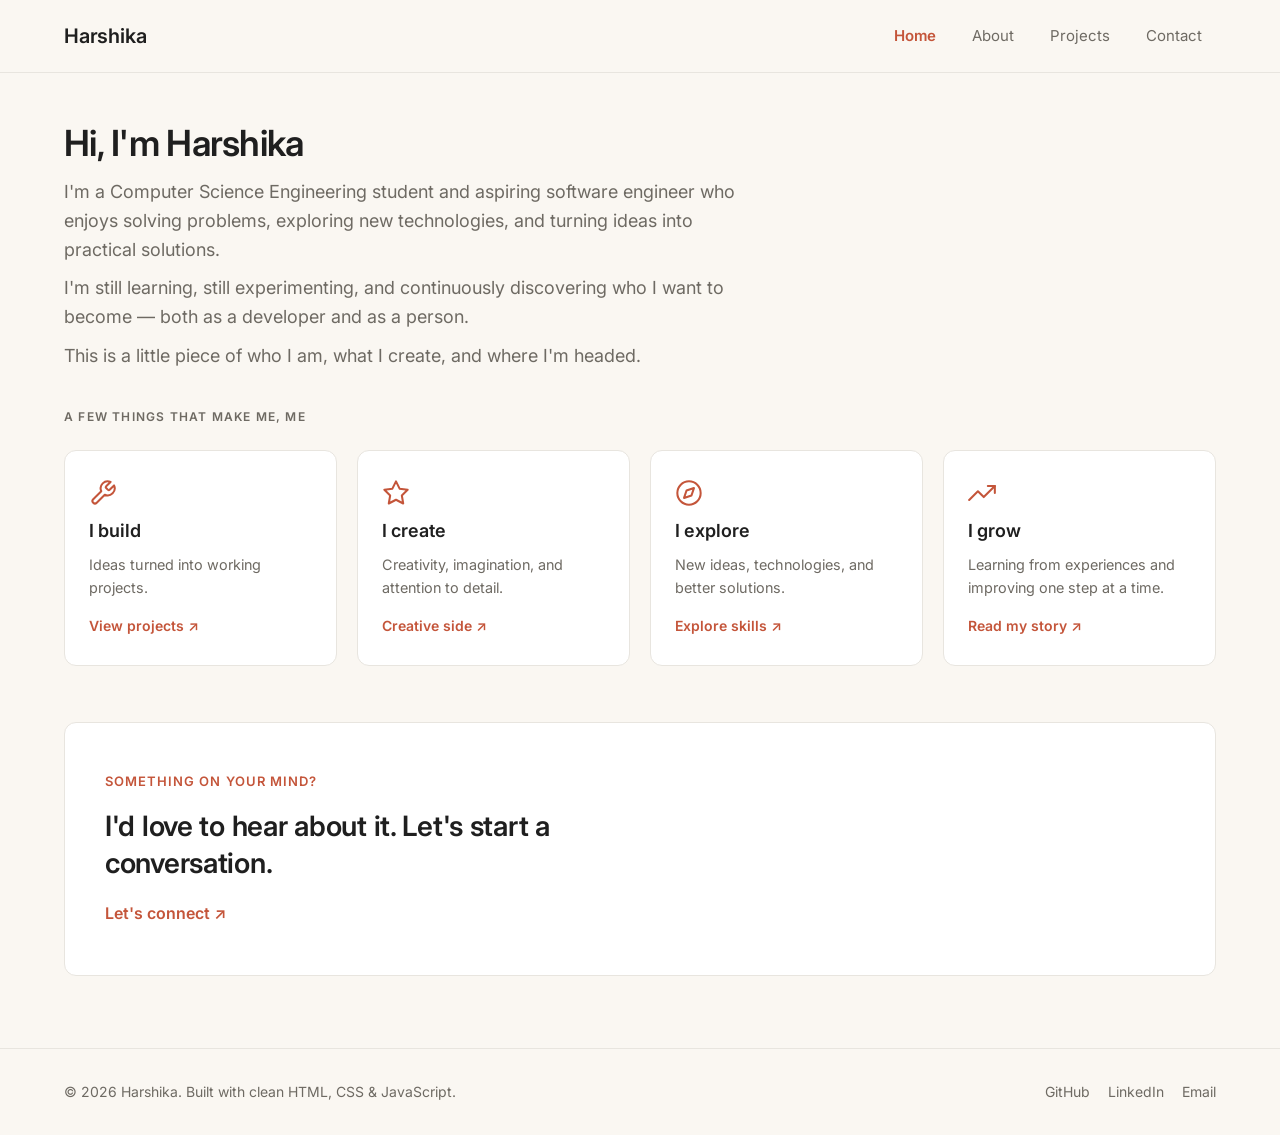
<file: index.html>
<!DOCTYPE html>
<html lang="en">
<head>
  <meta charset="UTF-8">
  <meta name="viewport" content="width=device-width, initial-scale=1.0">
  <title>Harshika — Portfolio</title>
  <meta name="description" content="Personal portfolio of Harshika, B.E. Computer Science student at Chitkara University, backend and full-stack developer from Bagha Purana, Punjab.">
  <link rel="stylesheet" href="css/style.css">
</head>
<body>

  <!-- Skip to main content (keyboard accessibility) -->
  <a href="#main-content" class="skip-link">Skip to main content</a>

  <!-- Shared Header -->
  <header class="site-header" role="banner">
    <div class="container nav-wrapper">
      <a href="index.html" class="brand" aria-label="Harshika Home">Harshika</a>
      <button class="mobile-menu-btn" aria-label="Toggle navigation menu" aria-expanded="false">Menu</button>
      <nav aria-label="Primary navigation">
        <ul class="nav-links">
          <li><a href="index.html" class="nav-link active" aria-current="page">Home</a></li>
          <li><a href="about.html" class="nav-link">About</a></li>
          <li><a href="projects.html" class="nav-link">Projects</a></li>
          <li><a href="contact.html" class="nav-link">Contact</a></li>
        </ul>
      </nav>
    </div>
  </header>

  <main id="main-content" tabindex="-1">
    <div class="container">

      <!-- Intro -->
      <section class="page-intro" aria-labelledby="intro-heading">
        <h1 id="intro-heading">Hi, I'm Harshika</h1>
        <p class="lead">
          I'm a Computer Science Engineering student and aspiring software engineer who enjoys solving problems, exploring new technologies, and turning ideas into practical solutions.
        </p>
        <p class="lead" style="margin-top: 10px;">
          I'm still learning, still experimenting, and continuously discovering who I want to become — both as a developer and as a person.
        </p>
        <p class="lead" style="margin-top: 10px;">
          This is a little piece of who I am, what I create, and where I'm headed.
        </p>
      </section>

      <!-- "A Few Things That Make Me, Me" -->
      <section class="things-section" aria-labelledby="things-heading">
        <p class="section-eyebrow" id="things-heading">A FEW THINGS THAT MAKE ME, ME</p>
        <div class="things-grid">

          <a href="projects.html" class="thing-card" aria-label="I build — View projects">
            <div class="thing-icon" aria-hidden="true">
              <!-- Wrench / build icon -->
              <svg width="28" height="28" viewBox="0 0 24 24" fill="none" stroke="currentColor" stroke-width="1.75" stroke-linecap="round" stroke-linejoin="round" aria-hidden="true">
                <path d="M14.7 6.3a1 1 0 0 0 0 1.4l1.6 1.6a1 1 0 0 0 1.4 0l3.77-3.77a6 6 0 0 1-7.94 7.94l-6.91 6.91a2.12 2.12 0 0 1-3-3l6.91-6.91a6 6 0 0 1 7.94-7.94l-3.76 3.76z"/>
              </svg>
            </div>
            <h2 class="thing-title">I build</h2>
            <p class="thing-desc">Ideas turned into working projects.</p>
            <span class="thing-link">View projects ↗</span>
          </a>

          <a href="about.html#interests" class="thing-card" aria-label="I create — View creative side">
            <div class="thing-icon" aria-hidden="true">
              <!-- Sparkles / create icon -->
              <svg width="28" height="28" viewBox="0 0 24 24" fill="none" stroke="currentColor" stroke-width="1.75" stroke-linecap="round" stroke-linejoin="round" aria-hidden="true">
                <path d="M12 2l3.09 6.26L22 9.27l-5 4.87 1.18 6.88L12 17.77l-6.18 3.25L7 14.14 2 9.27l6.91-1.01L12 2z"/>
              </svg>
            </div>
            <h2 class="thing-title">I create</h2>
            <p class="thing-desc">Creativity, imagination, and attention to detail.</p>
            <span class="thing-link">Creative side ↗</span>
          </a>

          <a href="about.html#skills" class="thing-card" aria-label="I explore — Explore technical skills">
            <div class="thing-icon" aria-hidden="true">
              <!-- Compass / explore icon -->
              <svg width="28" height="28" viewBox="0 0 24 24" fill="none" stroke="currentColor" stroke-width="1.75" stroke-linecap="round" stroke-linejoin="round" aria-hidden="true">
                <circle cx="12" cy="12" r="10"/>
                <polygon points="16.24 7.76 14.12 14.12 7.76 16.24 9.88 9.88 16.24 7.76"/>
              </svg>
            </div>
            <h2 class="thing-title">I explore</h2>
            <p class="thing-desc">New ideas, technologies, and better solutions.</p>
            <span class="thing-link">Explore skills ↗</span>
          </a>

          <a href="about.html" class="thing-card" aria-label="I grow — Read my story">
            <div class="thing-icon" aria-hidden="true">
              <!-- Trending up / grow icon -->
              <svg width="28" height="28" viewBox="0 0 24 24" fill="none" stroke="currentColor" stroke-width="1.75" stroke-linecap="round" stroke-linejoin="round" aria-hidden="true">
                <polyline points="23 6 13.5 15.5 8.5 10.5 1 18"/>
                <polyline points="17 6 23 6 23 12"/>
              </svg>
            </div>
            <h2 class="thing-title">I grow</h2>
            <p class="thing-desc">Learning from experiences and improving one step at a time.</p>
            <span class="thing-link">Read my story ↗</span>
          </a>

        </div>
      </section>

      <!-- Let's Connect -->
      <section class="home-connect-section" aria-labelledby="connect-heading">
        <div class="home-connect-card">
          <p class="home-connect-eyebrow">Something on your mind?</p>
          <h2 class="home-connect-title" id="connect-heading">I'd love to hear about it. Let's start a conversation.</h2>
          <a href="contact.html" class="home-connect-link">Let's connect ↗</a>
        </div>
      </section>

    </div>
  </main>

  <!-- Shared Footer -->
  <footer class="site-footer" role="contentinfo">
    <div class="container footer-content">
      <p>© 2026 Harshika. Built with clean HTML, CSS &amp; JavaScript.</p>
      <ul class="footer-links">
        <li><a href="https://github.com/Harshika2004" target="_blank" rel="noopener noreferrer">GitHub</a></li>
        <li><a href="https://www.linkedin.com/in/harshika-57a366292/" target="_blank" rel="noopener noreferrer">LinkedIn</a></li>
        <li><a href="mailto:harshika0525@gmail.com">Email</a></li>
      </ul>
    </div>
  </footer>

  <script src="js/script.js"></script>
</body>
</html>
</file>
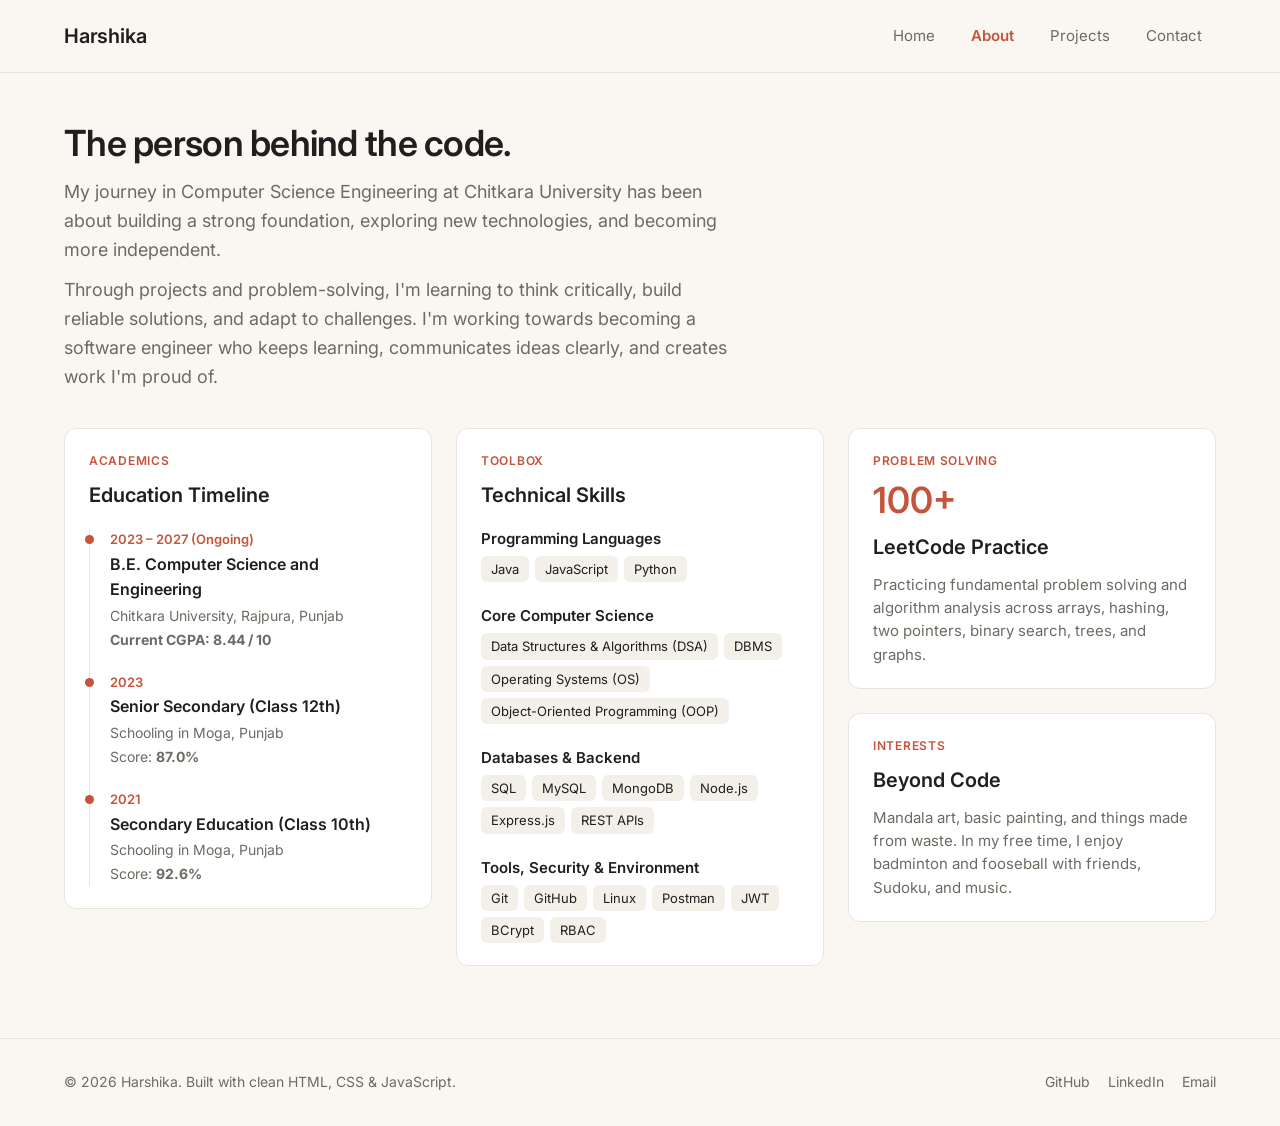
<file: about.html>
<!DOCTYPE html>
<html lang="en">
<head>
  <meta charset="UTF-8">
  <meta name="viewport" content="width=device-width, initial-scale=1.0">
  <title>About — Harshika</title>
  <meta name="description" content="The story of Harshika: from Bagha Purana to Chitkara University, personal growth, and the journey towards becoming a software engineer.">
  <link rel="stylesheet" href="css/style.css">
</head>
<body>

  <!-- Skip to main content (keyboard accessibility) -->
  <a href="#main-content" class="skip-link">Skip to main content</a>

  <!-- Shared Header -->
  <header class="site-header" role="banner">
    <div class="container nav-wrapper">
      <a href="index.html" class="brand" aria-label="Harshika Home">Harshika</a>
      <button class="mobile-menu-btn" aria-label="Toggle navigation menu" aria-expanded="false">Menu</button>
      <nav aria-label="Primary navigation">
        <ul class="nav-links">
          <li><a href="index.html" class="nav-link">Home</a></li>
          <li><a href="about.html" class="nav-link active" aria-current="page">About</a></li>
          <li><a href="projects.html" class="nav-link">Projects</a></li>
          <li><a href="contact.html" class="nav-link">Contact</a></li>
        </ul>
      </nav>
    </div>
  </header>

  <main id="main-content" tabindex="-1">
    <div class="container">

      <!-- Page Intro -->
      <section class="page-intro" aria-labelledby="about-heading">
        <h1 id="about-heading">The person behind the code.</h1>
        <p class="lead">
          My journey in Computer Science Engineering at Chitkara University has been about building a strong foundation, exploring new technologies, and becoming more independent.
        </p>
        <p class="lead" style="margin-top: 12px;">
          Through projects and problem-solving, I'm learning to think critically, build reliable solutions, and adapt to challenges. I'm working towards becoming a software engineer who keeps learning, communicates ideas clearly, and creates work I'm proud of.
        </p>

      </section>

      <!-- Masonry Cards -->
      <div class="masonry-board" aria-label="About information board">

        <!-- Education Timeline -->
        <article class="pin-card">
          <div class="card-body">
            <span class="card-label">Academics</span>
            <h2 class="card-title">Education Timeline</h2>

            <div class="timeline" role="list">
              <div class="timeline-item" role="listitem">
                <div class="timeline-year">2023 – 2027 (Ongoing)</div>
                <h3 class="timeline-title">B.E. Computer Science and Engineering</h3>
                <p class="timeline-desc">Chitkara University, Rajpura, Punjab</p>
                <p class="timeline-desc"><strong>Current CGPA: 8.44 / 10</strong></p>
              </div>

              <div class="timeline-item" role="listitem">
                <div class="timeline-year">2023</div>
                <h3 class="timeline-title">Senior Secondary (Class 12th)</h3>
                <p class="timeline-desc">Schooling in Moga, Punjab</p>
                <p class="timeline-desc">Score: <strong>87.0%</strong></p>
              </div>

              <div class="timeline-item" role="listitem">
                <div class="timeline-year">2021</div>
                <h3 class="timeline-title">Secondary Education (Class 10th)</h3>
                <p class="timeline-desc">Schooling in Moga, Punjab</p>
                <p class="timeline-desc">Score: <strong>92.6%</strong></p>
              </div>
            </div>
          </div>
        </article>

        <!-- Technical Skills -->
        <article class="pin-card" id="skills">
          <div class="card-body">
            <span class="card-label">Toolbox</span>
            <h2 class="card-title">Technical Skills</h2>

            <div style="margin-top: 6px;">
              <p class="card-desc" style="font-weight: 600; color: var(--text); margin-bottom: 6px;">Programming Languages</p>
              <div class="tag-list">
                <span class="tag">Java</span>
                <span class="tag">JavaScript</span>
                <span class="tag">Python</span>
              </div>
            </div>

            <div style="margin-top: 10px;">
              <p class="card-desc" style="font-weight: 600; color: var(--text); margin-bottom: 6px;">Core Computer Science</p>
              <div class="tag-list">
                <span class="tag">Data Structures &amp; Algorithms (DSA)</span>
                <span class="tag">DBMS</span>
                <span class="tag">Operating Systems (OS)</span>
                <span class="tag">Object-Oriented Programming (OOP)</span>
              </div>
            </div>

            <div style="margin-top: 10px;">
              <p class="card-desc" style="font-weight: 600; color: var(--text); margin-bottom: 6px;">Databases &amp; Backend</p>
              <div class="tag-list">
                <span class="tag">SQL</span>
                <span class="tag">MySQL</span>
                <span class="tag">MongoDB</span>
                <span class="tag">Node.js</span>
                <span class="tag">Express.js</span>
                <span class="tag">REST APIs</span>
              </div>
            </div>

            <div style="margin-top: 10px;">
              <p class="card-desc" style="font-weight: 600; color: var(--text); margin-bottom: 6px;">Tools, Security &amp; Environment</p>
              <div class="tag-list">
                <span class="tag">Git</span>
                <span class="tag">GitHub</span>
                <span class="tag">Linux</span>
                <span class="tag">Postman</span>
                <span class="tag">JWT</span>
                <span class="tag">BCrypt</span>
                <span class="tag">RBAC</span>
              </div>
            </div>
          </div>
        </article>

        <!-- Problem Solving -->
        <article class="pin-card">
          <div class="card-body">
            <span class="card-label">Problem Solving</span>
            <div class="highlight-stat">100+</div>
            <h2 class="card-title">LeetCode Practice</h2>
            <p class="card-desc">
              Practicing fundamental problem solving and algorithm analysis across arrays, hashing, two pointers, binary search, trees, and graphs.
            </p>
          </div>
        </article>

        <!-- Exploring Data Analytics (renamed from Self-Study)
        <article class="pin-card">
          <div class="card-body">
            <span class="card-label">Continuous Learning</span>
            <h2 class="card-title">Exploring Data Analytics</h2>
            <p class="card-desc">
              Learning Excel and Power BI to understand data, uncover patterns, and turn information into useful insights.
            </p>
            <div class="tag-list">
              <span class="tag">Data Visualization</span>
              <span class="tag">Formulas &amp; Functions</span>
              <span class="tag">Business Intelligence</span>
            </div>
          </div>
        </article> -->

        <!-- Interests -->
        <article class="pin-card" id="interests">
          <div class="card-body">
            <span class="card-label">Interests</span>
            <h2 class="card-title">Beyond Code</h2>
            <p class="card-desc">
              Mandala art, basic painting, and things made from waste. In my free time, I enjoy badminton and fooseball with friends, Sudoku, and music.
            </p>
          </div>
        </article>

      </div>
    </div>
  </main>

  <!-- Shared Footer -->
  <footer class="site-footer" role="contentinfo">
    <div class="container footer-content">
      <p>© 2026 Harshika. Built with clean HTML, CSS &amp; JavaScript.</p>
      <ul class="footer-links">
        <li><a href="https://github.com/Harshika2004" target="_blank" rel="noopener noreferrer">GitHub</a></li>
        <li><a href="https://www.linkedin.com/in/harshika-57a366292/" target="_blank" rel="noopener noreferrer">LinkedIn</a></li>
        <li><a href="mailto:harshika0525@gmail.com">Email</a></li>
      </ul>
    </div>
  </footer>

  <script src="js/script.js"></script>
</body>
</html>
</file>
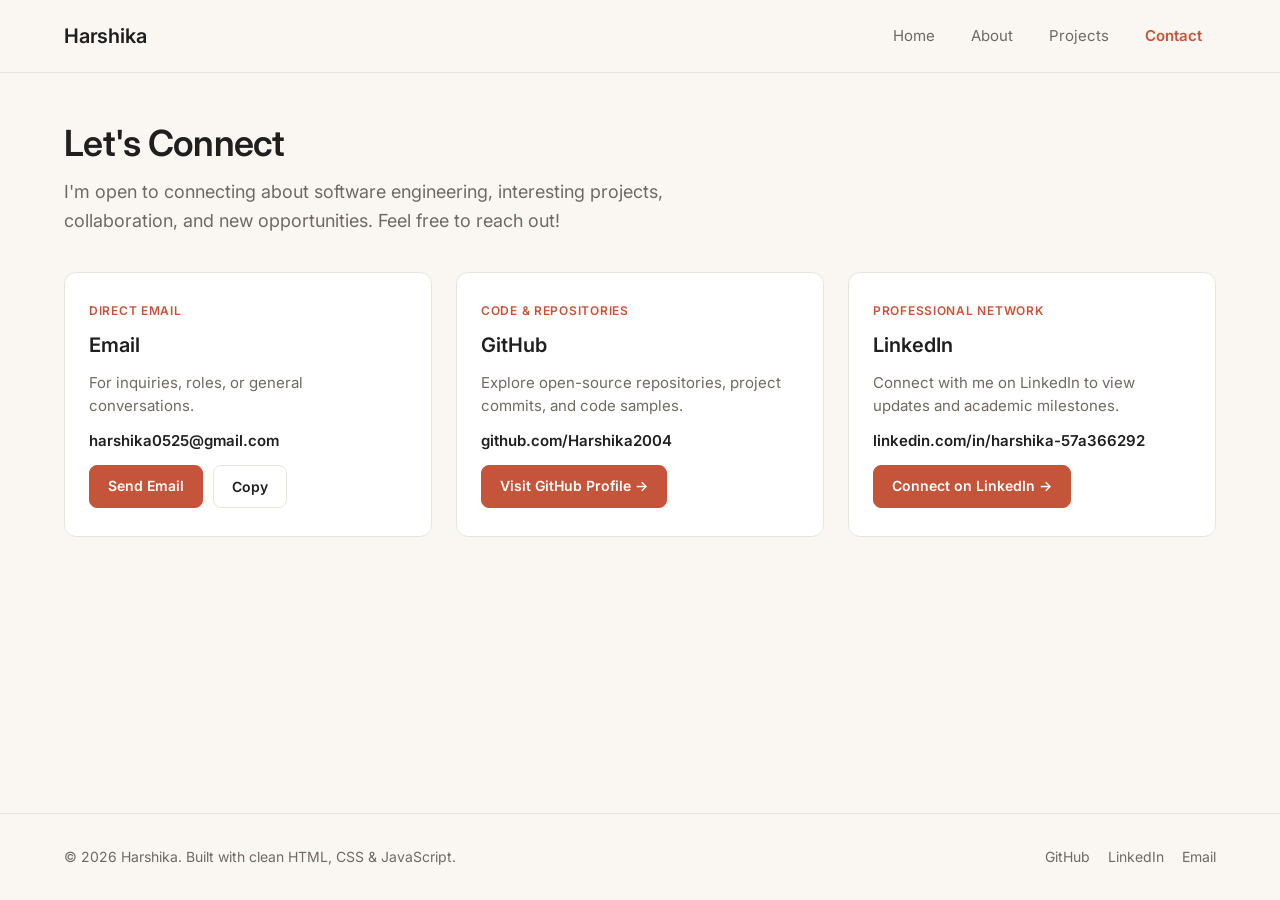
<file: contact.html>
<!DOCTYPE html>
<html lang="en">
<head>
  <meta charset="UTF-8">
  <meta name="viewport" content="width=device-width, initial-scale=1.0">
  <title>Contact — Harshika</title>
  <meta name="description" content="Get in touch with Harshika: GitHub, LinkedIn, and direct email address.">
  <link rel="stylesheet" href="css/style.css">
</head>
<body>

  <!-- Skip to main content (keyboard accessibility) -->
  <a href="#main-content" class="skip-link">Skip to main content</a>

  <!-- Shared Header -->
  <header class="site-header" role="banner">
    <div class="container nav-wrapper">
      <a href="index.html" class="brand" aria-label="Harshika Home">Harshika</a>
      <button class="mobile-menu-btn" aria-label="Toggle navigation menu" aria-expanded="false">Menu</button>
      <nav aria-label="Primary navigation">
        <ul class="nav-links">
          <li><a href="index.html" class="nav-link">Home</a></li>
          <li><a href="about.html" class="nav-link">About</a></li>
          <li><a href="projects.html" class="nav-link">Projects</a></li>
          <li><a href="contact.html" class="nav-link active" aria-current="page">Contact</a></li>
        </ul>
      </nav>
    </div>
  </header>

  <main id="main-content" tabindex="-1">
    <div class="container">
      <section class="page-intro" aria-labelledby="contact-heading">
        <h1 id="contact-heading">Let's Connect</h1>
        <p class="lead">
          I'm open to connecting about software engineering, interesting projects, collaboration, and new opportunities. Feel free to reach out!
        </p>
      </section>

      <!-- Clean Contact Cards Grid -->
      <div class="contact-grid" aria-label="Contact methods">

        <!-- Email Card -->
        <article class="contact-card">
          <span class="card-label">Direct Email</span>
          <h2 class="card-title">Email</h2>
          <p class="card-desc">For inquiries, roles, or general conversations.</p>
          <div class="contact-value">harshika0525@gmail.com</div>
          <div class="card-actions" style="margin-top: auto;">
            <a href="mailto:harshika0525@gmail.com" class="btn btn-primary">Send Email</a>
            <button id="copy-email-btn" class="btn btn-outline" aria-label="Copy email address to clipboard">Copy</button>
          </div>
        </article>

        <!-- GitHub Card -->
        <article class="contact-card">
          <span class="card-label">Code &amp; Repositories</span>
          <h2 class="card-title">GitHub</h2>
          <p class="card-desc">Explore open-source repositories, project commits, and code samples.</p>
          <div class="contact-value">github.com/Harshika2004</div>
          <div class="card-actions" style="margin-top: auto;">
            <a href="https://github.com/Harshika2004" target="_blank" rel="noopener noreferrer" class="btn btn-primary">
              Visit GitHub Profile →
            </a>
          </div>
        </article>

        <!-- LinkedIn Card -->
        <article class="contact-card">
          <span class="card-label">Professional Network</span>
          <h2 class="card-title">LinkedIn</h2>
          <p class="card-desc">Connect with me on LinkedIn to view updates and academic milestones.</p>
          <div class="contact-value">linkedin.com/in/harshika-57a366292</div>
          <div class="card-actions" style="margin-top: auto;">
            <a href="https://www.linkedin.com/in/harshika-57a366292/" target="_blank" rel="noopener noreferrer" class="btn btn-primary">
              Connect on LinkedIn →
            </a>
          </div>
        </article>

      </div>
    </div>
  </main>

  <!-- Shared Footer -->
  <footer class="site-footer" role="contentinfo">
    <div class="container footer-content">
      <p>© 2026 Harshika. Built with clean HTML, CSS &amp; JavaScript.</p>
      <ul class="footer-links">
        <li><a href="https://github.com/Harshika2004" target="_blank" rel="noopener noreferrer">GitHub</a></li>
        <li><a href="https://www.linkedin.com/in/harshika-57a366292/" target="_blank" rel="noopener noreferrer">LinkedIn</a></li>
        <li><a href="mailto:harshika0525@gmail.com">Email</a></li>
      </ul>
    </div>
  </footer>

  <script src="js/script.js"></script>
</body>
</html>
</file>
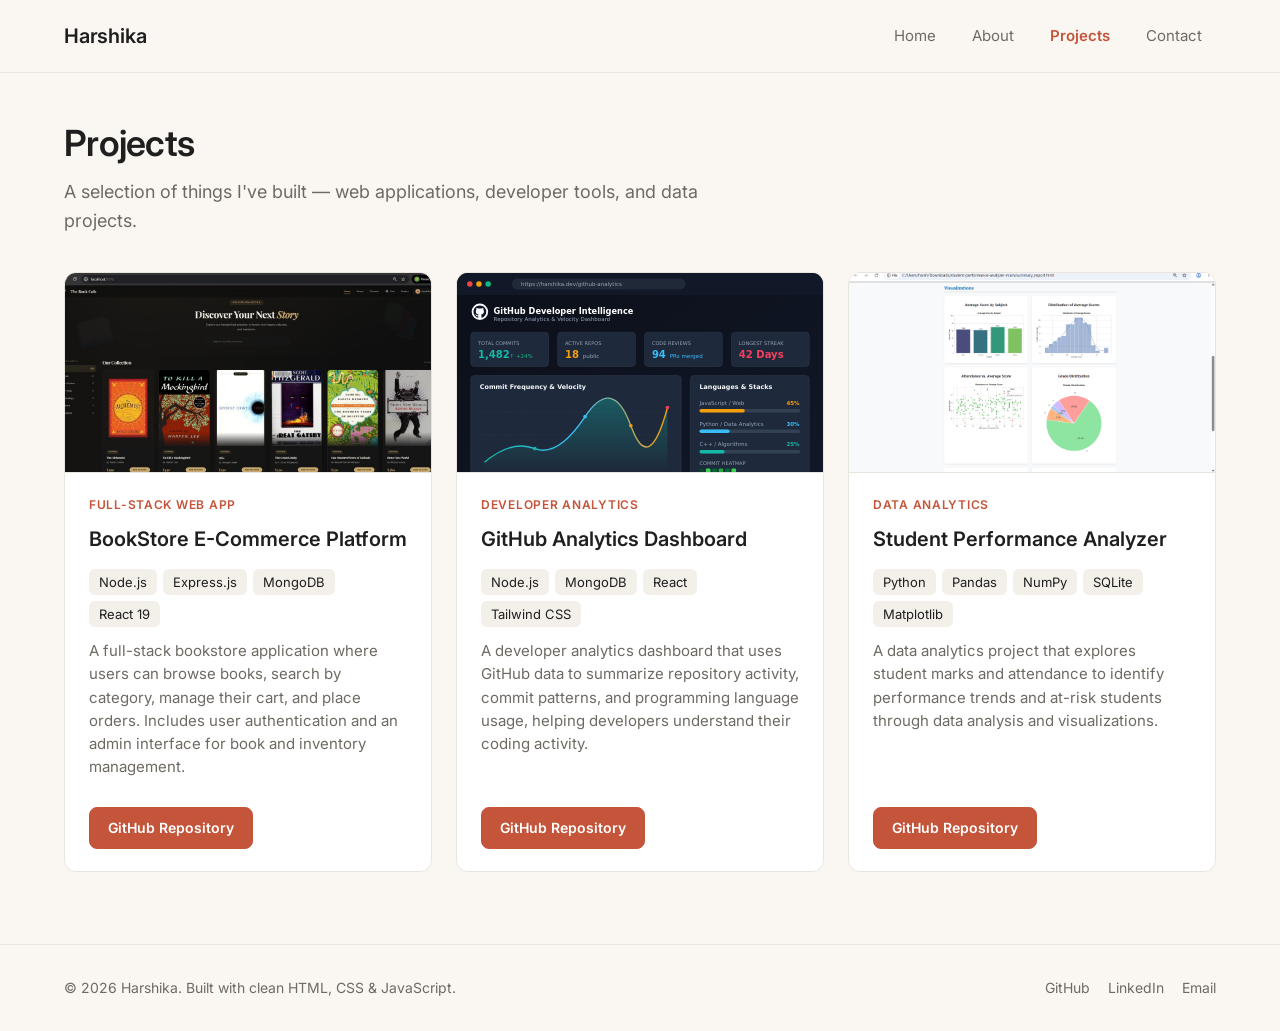
<file: projects.html>
<!DOCTYPE html>
<html lang="en">
<head>
  <meta charset="UTF-8">
  <meta name="viewport" content="width=device-width, initial-scale=1.0">
  <title>Projects — Harshika</title>
  <meta name="description" content="Software development and data projects by Harshika: BookStore E-Commerce Platform, GitHub Analytics Dashboard, and Student Performance Analyzer.">
  <link rel="stylesheet" href="css/style.css">
</head>
<body>

  <!-- Skip to main content (keyboard accessibility) -->
  <a href="#main-content" class="skip-link">Skip to main content</a>

  <!-- Shared Header -->
  <header class="site-header" role="banner">
    <div class="container nav-wrapper">
      <a href="index.html" class="brand" aria-label="Harshika Home">Harshika</a>
      <button class="mobile-menu-btn" aria-label="Toggle navigation menu" aria-expanded="false">Menu</button>
      <nav aria-label="Primary navigation">
        <ul class="nav-links">
          <li><a href="index.html" class="nav-link">Home</a></li>
          <li><a href="about.html" class="nav-link">About</a></li>
          <li><a href="projects.html" class="nav-link active" aria-current="page">Projects</a></li>
          <li><a href="contact.html" class="nav-link">Contact</a></li>
        </ul>
      </nav>
    </div>
  </header>

  <main id="main-content" tabindex="-1">
    <div class="container">

      <!-- Page Intro -->
      <section class="page-intro" aria-labelledby="projects-heading">
        <h1 id="projects-heading">Projects</h1>
        <p class="lead">
          A selection of things I've built — web applications, developer tools, and data projects.
        </p>
      </section>

      <!-- Aligned project cards grid -->
      <div class="projects-grid" aria-label="Projects showcase">

        <!-- Project 1: BookStore -->
        <article class="pin-card" id="bookstore">
          <div class="card-media card-media--fixed">
            <img src="images/1785256069167.jpg" alt="BookStore E-Commerce Platform screenshot showing book catalog and checkout" loading="lazy">
          </div>
          <div class="card-body">
            <span class="card-label">Full-Stack Web App</span>
            <h2 class="card-title">BookStore E-Commerce Platform</h2>
            <div class="tag-list" aria-label="Technologies used">
              <span class="tag">Node.js</span>
              <span class="tag">Express.js</span>
              <span class="tag">MongoDB</span>
              <span class="tag">React 19</span>
              <!-- <span class="tag">Razorpay</span> -->
            </div>
            <p class="card-desc">
              A full-stack bookstore application where users can browse books, search by category, manage their cart, and place orders. Includes user authentication and an admin interface for book and inventory management.
            </p>
            <div class="card-actions">
              <a href="https://github.com/Harshika2004/BookStore" target="_blank" rel="noopener noreferrer" class="btn btn-primary">GitHub Repository</a>
            </div>
          </div>
        </article>

        <!-- Project 2: GitHub Analytics Dashboard -->
        <article class="pin-card" id="github-analytics">
          <div class="card-media card-media--fixed">
            <img src="images/github-analytics-preview.svg" alt="GitHub Analytics Dashboard showing repository activity and commit charts" loading="lazy">
          </div>
          <div class="card-body">
            <span class="card-label">Developer Analytics</span>
            <h2 class="card-title">GitHub Analytics Dashboard</h2>
            <div class="tag-list" aria-label="Technologies used">
              <span class="tag">Node.js</span>
              <span class="tag">MongoDB</span>
              <span class="tag">React</span>
              <span class="tag">Tailwind CSS</span>
            </div>
            <p class="card-desc">
              A developer analytics dashboard that uses GitHub data to summarize repository activity, commit patterns, and programming language usage, helping developers understand their coding activity.
            </p>
            <div class="card-actions">
              <a href="https://github.com/Harshika2004/Github_analytics" target="_blank" rel="noopener noreferrer" class="btn btn-primary">GitHub Repository</a>
            </div>
          </div>
        </article>

        <!-- Project 3: Student Performance Analyzer -->
        <article class="pin-card" id="student-analyzer">
          <div class="card-media card-media--fixed">
            <img src="images/student-performance-screenshot.png" alt="Student Performance Analyzer dashboard showing subject score distributions, attendance correlation, and grade pie charts" loading="lazy">
          </div>
          <div class="card-body">
            <span class="card-label">Data Analytics</span>
            <h2 class="card-title">Student Performance Analyzer</h2>
            <div class="tag-list" aria-label="Technologies used">
              <span class="tag">Python</span>
              <span class="tag">Pandas</span>
              <span class="tag">NumPy</span>
              <span class="tag">SQLite</span>
              <span class="tag">Matplotlib</span>
            </div>
            <p class="card-desc">
              A data analytics project that explores student marks and attendance to identify performance trends and at-risk students through data analysis and visualizations.
            </p>
            <div class="card-actions">
              <a href="https://github.com/Harshika2004" target="_blank" rel="noopener noreferrer" class="btn btn-primary">GitHub Repository</a>
            </div>
          </div>
        </article>

      </div>
    </div>
  </main>

  <!-- Shared Footer -->
  <footer class="site-footer" role="contentinfo">
    <div class="container footer-content">
      <p>© 2026 Harshika. Built with clean HTML, CSS &amp; JavaScript.</p>
      <ul class="footer-links">
        <li><a href="https://github.com/Harshika2004" target="_blank" rel="noopener noreferrer">GitHub</a></li>
        <li><a href="https://www.linkedin.com/in/harshika-57a366292/" target="_blank" rel="noopener noreferrer">LinkedIn</a></li>
        <li><a href="mailto:harshika0525@gmail.com">Email</a></li>
      </ul>
    </div>
  </footer>

  <script src="js/script.js"></script>
</body>
</html>
</file>
<file: css/style.css>
/* ==========================================================================
   Harshika Portfolio — Minimal Pinterest-Style Stylesheet
   3-Colour Palette:
     - Warm off-white: #FAF7F2
     - Near-black text: #1F1F1F
     - Accent terracotta: #C4553A
   Font: Inter (400, 600)
   12px card borders, no heavy shadows, no animations except 150ms hover.
   ========================================================================== */

@import url('https://fonts.googleapis.com/css2?family=Inter:wght@400;600&display=swap');

:root {
  --bg: #FAF7F2;
  --text: #1F1F1F;
  --accent: #C4553A;
  --accent-hover: #AA4730;
  --card-bg: #FFFFFF;
  --border: #E8E5DF;
  --border-hover: #C4553A;
  --tag-bg: #F3EFE9;
  --muted: #6E6A63;
  --radius-card: 12px;
  --radius-btn: 8px;
  --radius-tag: 6px;
  --transition: 150ms ease;
  --max-width: 1200px;
}

*, *::before, *::after {
  box-sizing: border-box;
  margin: 0;
  padding: 0;
}

html {
  font-size: 16px;
  scroll-behavior: auto;
}

body {
  font-family: 'Inter', -apple-system, BlinkMacSystemFont, 'Segoe UI', Roboto, sans-serif;
  font-weight: 400;
  color: var(--text);
  background-color: var(--bg);
  line-height: 1.6;
  min-height: 100vh;
  display: flex;
  flex-direction: column;
  -webkit-font-smoothing: antialiased;
}

/* Accessibility: respect reduced motion */
@media (prefers-reduced-motion: reduce) {
  *, *::before, *::after {
    transition: none !important;
  }
}

a {
  color: var(--accent);
  text-decoration: none;
  transition: color var(--transition);
}

a:hover, a:focus-visible {
  color: var(--accent-hover);
}

a:focus-visible, button:focus-visible {
  outline: 2px solid var(--accent);
  outline-offset: 3px;
}

img {
  max-width: 100%;
  height: auto;
  display: block;
}

/* Container */
.container {
  width: 100%;
  max-width: var(--max-width);
  margin-left: auto;
  margin-right: auto;
  padding-left: 24px;
  padding-right: 24px;
}

/* Skip to main content — accessibility */
.skip-link {
  position: absolute;
  top: -100%;
  left: 24px;
  background-color: var(--accent);
  color: #FFFFFF;
  padding: 10px 18px;
  border-radius: 0 0 var(--radius-btn) var(--radius-btn);
  font-size: 0.875rem;
  font-weight: 600;
  text-decoration: none;
  z-index: 200;
}

.skip-link:focus {
  top: 0;
  outline: none;
}


/* Header & Shared Navigation */
.site-header {
  background-color: var(--bg);
  border-bottom: 1px solid var(--border);
  position: sticky;
  top: 0;
  z-index: 50;
}

.nav-wrapper {
  position: relative;
  display: flex;
  align-items: center;
  justify-content: space-between;
  height: 72px;
}

.brand {
  font-size: 1.25rem;
  font-weight: 600;
  color: var(--text);
  letter-spacing: -0.01em;
  text-decoration: none;
}

.brand:hover {
  color: var(--accent);
}

.nav-links {
  display: flex;
  align-items: center;
  gap: 8px;
  list-style: none;
}

.nav-link {
  display: inline-block;
  padding: 8px 14px;
  color: var(--muted);
  font-size: 0.9375rem;
  font-weight: 400;
  border-radius: var(--radius-btn);
  text-decoration: none;
  transition: color var(--transition);
}

.nav-link:hover {
  color: var(--text);
}

.nav-link.active,
.nav-link[aria-current="page"] {
  color: var(--accent);
  font-weight: 600;
}

/* Mobile Menu Button */
.mobile-menu-btn {
  display: none;
  background: transparent;
  border: 1px solid var(--border);
  border-radius: var(--radius-btn);
  padding: 8px 12px;
  font-family: inherit;
  font-size: 0.875rem;
  font-weight: 600;
  color: var(--text);
  cursor: pointer;
  transition: border-color var(--transition);
}

.mobile-menu-btn:hover {
  border-color: var(--border-hover);
}

/* Page Intro / Hero Header */
.page-intro {
  padding-top: 48px;
  padding-bottom: 36px;
}

.page-intro h1 {
  font-size: 2.25rem;
  font-weight: 600;
  line-height: 1.25;
  letter-spacing: -0.02em;
  margin-bottom: 12px;
  color: var(--text);
}

.page-intro p.lead {
  font-size: 1.125rem;
  color: var(--muted);
  max-width: 680px;
  line-height: 1.6;
}

/* Projects page — even CSS Grid (all cards same width, equal height, buttons bottom-aligned) */
.projects-grid {
  display: grid;
  grid-template-columns: repeat(3, 1fr);
  gap: 24px;
  padding-bottom: 72px;
  align-items: stretch;
}

.projects-grid .pin-card {
  height: 100%;
  margin-bottom: 0;
}

.projects-grid .card-body {
  flex: 1;
  display: flex;
  flex-direction: column;
}

.projects-grid .card-actions {
  margin-top: auto;
  padding-top: 16px;
}

@media (max-width: 1024px) {
  .projects-grid {
    grid-template-columns: repeat(2, 1fr);
  }
}

@media (max-width: 640px) {
  .projects-grid {
    grid-template-columns: 1fr;
  }
}

/* Pinterest-style Masonry Board (CSS Columns) — home & about pages */
.masonry-board {
  column-count: 3;
  column-gap: 24px;
  padding-bottom: 72px;
}

@media (max-width: 1024px) {
  .masonry-board {
    column-count: 2;
    column-gap: 20px;
  }
}

@media (max-width: 640px) {
  .masonry-board {
    column-count: 1;
    column-gap: 0;
  }
}

/* Masonry Card */
.pin-card {
  break-inside: avoid;
  margin-bottom: 24px;
  background-color: var(--card-bg);
  border: 1px solid var(--border);
  border-radius: var(--radius-card);
  overflow: hidden;
  display: flex;
  flex-direction: column;
  transition: border-color var(--transition);
}

.pin-card:hover {
  border-color: var(--border-hover);
}

.card-media {
  width: 100%;
  background-color: var(--bg);
  border-bottom: 1px solid var(--border);
  overflow: hidden;
}

.card-media img {
  width: 100%;
  height: auto;
  object-fit: cover;
  display: block;
}

/* Fixed-height media for project cards — keeps all 3 images the same height */
.card-media--fixed {
  height: 200px;
}

.card-media--fixed img {
  width: 100%;
  height: 100%;
  object-fit: cover;
  object-position: top center;
  display: block;
}

.card-body {
  padding: 22px 24px;
  display: flex;
  flex-direction: column;
  gap: 12px;
}

.card-label {
  font-size: 0.75rem;
  font-weight: 600;
  text-transform: uppercase;
  letter-spacing: 0.06em;
  color: var(--accent);
}

.card-title {
  font-size: 1.25rem;
  font-weight: 600;
  line-height: 1.35;
  color: var(--text);
}

.card-desc {
  font-size: 0.9375rem;
  color: var(--muted);
  line-height: 1.55;
}

/* Tag Pills */
.tag-list {
  display: flex;
  flex-wrap: wrap;
  gap: 6px;
  margin-top: 4px;
}

.tag {
  background-color: var(--tag-bg);
  color: var(--text);
  font-size: 0.8125rem;
  padding: 4px 10px;
  border-radius: var(--radius-tag);
  font-weight: 400;
  line-height: 1.4;
}

/* Buttons */
.btn {
  display: inline-flex;
  align-items: center;
  justify-content: center;
  gap: 8px;
  padding: 9px 18px;
  border-radius: var(--radius-btn);
  font-family: inherit;
  font-size: 0.875rem;
  font-weight: 600;
  text-decoration: none;
  cursor: pointer;
  transition: background-color var(--transition), border-color var(--transition), color var(--transition);
  border: 1px solid transparent;
}

.btn-primary {
  background-color: var(--accent);
  color: #FFFFFF;
  border-color: var(--accent);
}

.btn-primary:hover,
.btn-primary:focus-visible {
  background-color: var(--accent-hover);
  border-color: var(--accent-hover);
  color: #FFFFFF;
}

.btn-outline {
  background-color: transparent;
  color: var(--text);
  border-color: var(--border);
}

.btn-outline:hover,
.btn-outline:focus-visible {
  border-color: var(--accent);
  color: var(--accent);
}

.card-actions {
  margin-top: 8px;
  display: flex;
  flex-wrap: wrap;
  gap: 10px;
}

/* Specific Card Layouts (Quote, Number, Learning) */
.highlight-stat {
  font-size: 2.25rem;
  font-weight: 600;
  color: var(--accent);
  line-height: 1;
  margin-bottom: 4px;
}

.quote-block {
  border-left: 3px solid var(--accent);
  padding-left: 14px;
  font-size: 0.9375rem;
  color: var(--text);
  font-style: normal;
  margin: 6px 0;
}

/* Timeline on About Page */
.timeline {
  display: flex;
  flex-direction: column;
  gap: 20px;
  position: relative;
  padding-left: 20px;
  border-left: 1px solid var(--border);
  margin-top: 8px;
}

.timeline-item {
  position: relative;
}

.timeline-item::before {
  content: "";
  position: absolute;
  left: -25px;
  top: 6px;
  width: 9px;
  height: 9px;
  border-radius: 50%;
  background-color: var(--accent);
}

.timeline-year {
  font-size: 0.8125rem;
  font-weight: 600;
  color: var(--accent);
  margin-bottom: 2px;
}

.timeline-title {
  font-size: 1rem;
  font-weight: 600;
  color: var(--text);
}

.timeline-desc {
  font-size: 0.875rem;
  color: var(--muted);
  margin-top: 2px;
}

/* Creative Gallery Specifics */
.gallery-card {
  cursor: pointer;
}

.gallery-card .card-media img {
  transition: opacity var(--transition);
}

.gallery-card:hover .card-media img {
  opacity: 0.95;
}

/* Simple Lightbox (No Animation) */
.lightbox {
  display: none;
  position: fixed;
  inset: 0;
  background-color: rgba(31, 31, 31, 0.88);
  z-index: 100;
  align-items: center;
  justify-content: center;
  padding: 24px;
}

.lightbox.open {
  display: flex;
}

.lightbox-content {
  background-color: #FFFFFF;
  border-radius: var(--radius-card);
  max-width: 820px;
  width: 100%;
  max-height: 90vh;
  display: flex;
  flex-direction: column;
  overflow: hidden;
  position: relative;
}

.lightbox-img-wrap {
  width: 100%;
  background-color: var(--bg);
  display: flex;
  align-items: center;
  justify-content: center;
  max-height: 70vh;
  overflow: hidden;
}

.lightbox-img-wrap img {
  max-width: 100%;
  max-height: 70vh;
  object-fit: contain;
}

.lightbox-footer {
  padding: 18px 24px;
  display: flex;
  align-items: center;
  justify-content: space-between;
  border-top: 1px solid var(--border);
}

.lightbox-caption {
  font-size: 0.9375rem;
  font-weight: 600;
  color: var(--text);
}

.lightbox-sub {
  font-size: 0.8125rem;
  color: var(--muted);
  margin-top: 2px;
}

.lightbox-close {
  background: transparent;
  border: 1px solid var(--border);
  border-radius: var(--radius-btn);
  padding: 6px 14px;
  font-family: inherit;
  font-size: 0.875rem;
  font-weight: 600;
  color: var(--text);
  cursor: pointer;
  transition: border-color var(--transition);
}

.lightbox-close:hover {
  border-color: var(--accent);
  color: var(--accent);
}

/* Contact Cards */
.contact-grid {
  display: grid;
  grid-template-columns: repeat(3, 1fr);
  gap: 24px;
  margin-bottom: 64px;
}

@media (max-width: 860px) {
  .contact-grid {
    grid-template-columns: 1fr;
  }
}

.contact-card {
  background-color: var(--card-bg);
  border: 1px solid var(--border);
  border-radius: var(--radius-card);
  padding: 28px 24px;
  display: flex;
  flex-direction: column;
  gap: 12px;
  transition: border-color var(--transition);
}

.contact-card:hover {
  border-color: var(--border-hover);
}

.contact-value {
  font-size: 0.9375rem;
  font-weight: 600;
  color: var(--text);
  word-break: break-all;
}

/* Site Footer */
.site-footer {
  margin-top: auto;
  border-top: 1px solid var(--border);
  padding: 32px 0;
  background-color: var(--bg);
}

.footer-content {
  display: flex;
  align-items: center;
  justify-content: space-between;
  flex-wrap: wrap;
  gap: 16px;
  font-size: 0.875rem;
  color: var(--muted);
}

.footer-links {
  display: flex;
  align-items: center;
  gap: 18px;
  list-style: none;
}

.footer-links a {
  color: var(--muted);
}

.footer-links a:hover {
  color: var(--accent);
}

/* Mobile Nav Overlay / Collapse */
@media (max-width: 640px) {
  .mobile-menu-btn {
    display: inline-block;
  }

  .nav-links {
    display: none;
    position: absolute;
    top: 72px;
    left: 0;
    right: 0;
    background-color: var(--bg);
    border-bottom: 1px solid var(--border);
    flex-direction: column;
    align-items: flex-start;
    padding: 16px 24px 24px;
    gap: 8px;
  }

  .nav-links.nav-open {
    display: flex;
  }

  .nav-link {
    width: 100%;
    padding: 10px 0;
    font-size: 1rem;
    border-bottom: 1px solid rgba(0, 0, 0, 0.04);
  }

  .page-intro h1 {
    font-size: 1.875rem;
  }

  .footer-content {
    flex-direction: column;
    align-items: flex-start;
  }
}

/* ==========================================================================
   HOME PAGE — "A Few Things That Make Me, Me" section
   ========================================================================== */

.section-eyebrow {
  font-size: 0.75rem;
  font-weight: 600;
  text-transform: uppercase;
  letter-spacing: 0.1em;
  color: var(--muted);
  margin-bottom: 24px;
}

.things-section {
  padding: 0 0 56px;
}

.things-grid {
  display: grid;
  grid-template-columns: repeat(4, 1fr);
  gap: 20px;
}

@media (max-width: 1024px) {
  .things-grid {
    grid-template-columns: repeat(2, 1fr);
  }
}

@media (max-width: 480px) {
  .things-grid {
    grid-template-columns: 1fr 1fr;
    gap: 14px;
  }
}

.thing-card {
  background-color: var(--card-bg);
  border: 1px solid var(--border);
  border-radius: var(--radius-card);
  padding: 28px 24px;
  display: flex;
  flex-direction: column;
  gap: 12px;
  text-decoration: none;
  color: var(--text);
  transition: border-color var(--transition);
}

.thing-card:hover {
  border-color: var(--border-hover);
}

.thing-icon {
  color: var(--accent);
  display: flex;
  align-items: center;
}

.thing-title {
  font-size: 1.125rem;
  font-weight: 600;
  color: var(--text);
  line-height: 1.3;
}

.thing-desc {
  font-size: 0.9rem;
  color: var(--muted);
  line-height: 1.55;
}

.thing-link {
  display: inline-flex;
  align-items: center;
  gap: 4px;
  font-size: 0.875rem;
  font-weight: 600;
  color: var(--accent);
  margin-top: auto;
  padding-top: 4px;
  transition: color var(--transition);
}

.thing-card:hover .thing-link {
  color: var(--accent-hover);
}

/* ==========================================================================
   HOME PAGE — "Let's Connect" bottom section
   ========================================================================== */

.home-connect-section {
  padding-bottom: 72px;
}

.home-connect-card {
  background-color: var(--card-bg);
  border: 1px solid var(--border);
  border-radius: var(--radius-card);
  padding: 48px 40px;
  display: flex;
  flex-direction: column;
  gap: 16px;
  transition: border-color var(--transition);
}

.home-connect-card:hover {
  border-color: var(--border-hover);
}

.home-connect-eyebrow {
  font-size: 0.8125rem;
  font-weight: 600;
  text-transform: uppercase;
  letter-spacing: 0.08em;
  color: var(--accent);
}

.home-connect-title {
  font-size: 1.75rem;
  font-weight: 600;
  color: var(--text);
  line-height: 1.3;
  letter-spacing: -0.01em;
  max-width: 560px;
}

.home-connect-link {
  display: inline-flex;
  align-items: center;
  gap: 6px;
  font-size: 1rem;
  font-weight: 600;
  color: var(--accent);
  text-decoration: none;
  margin-top: 4px;
  transition: color var(--transition);
}

.home-connect-link:hover {
  color: var(--accent-hover);
}

@media (max-width: 640px) {
  .home-connect-card {
    padding: 32px 24px;
  }

  .home-connect-title {
    font-size: 1.375rem;
  }
}
</file>
